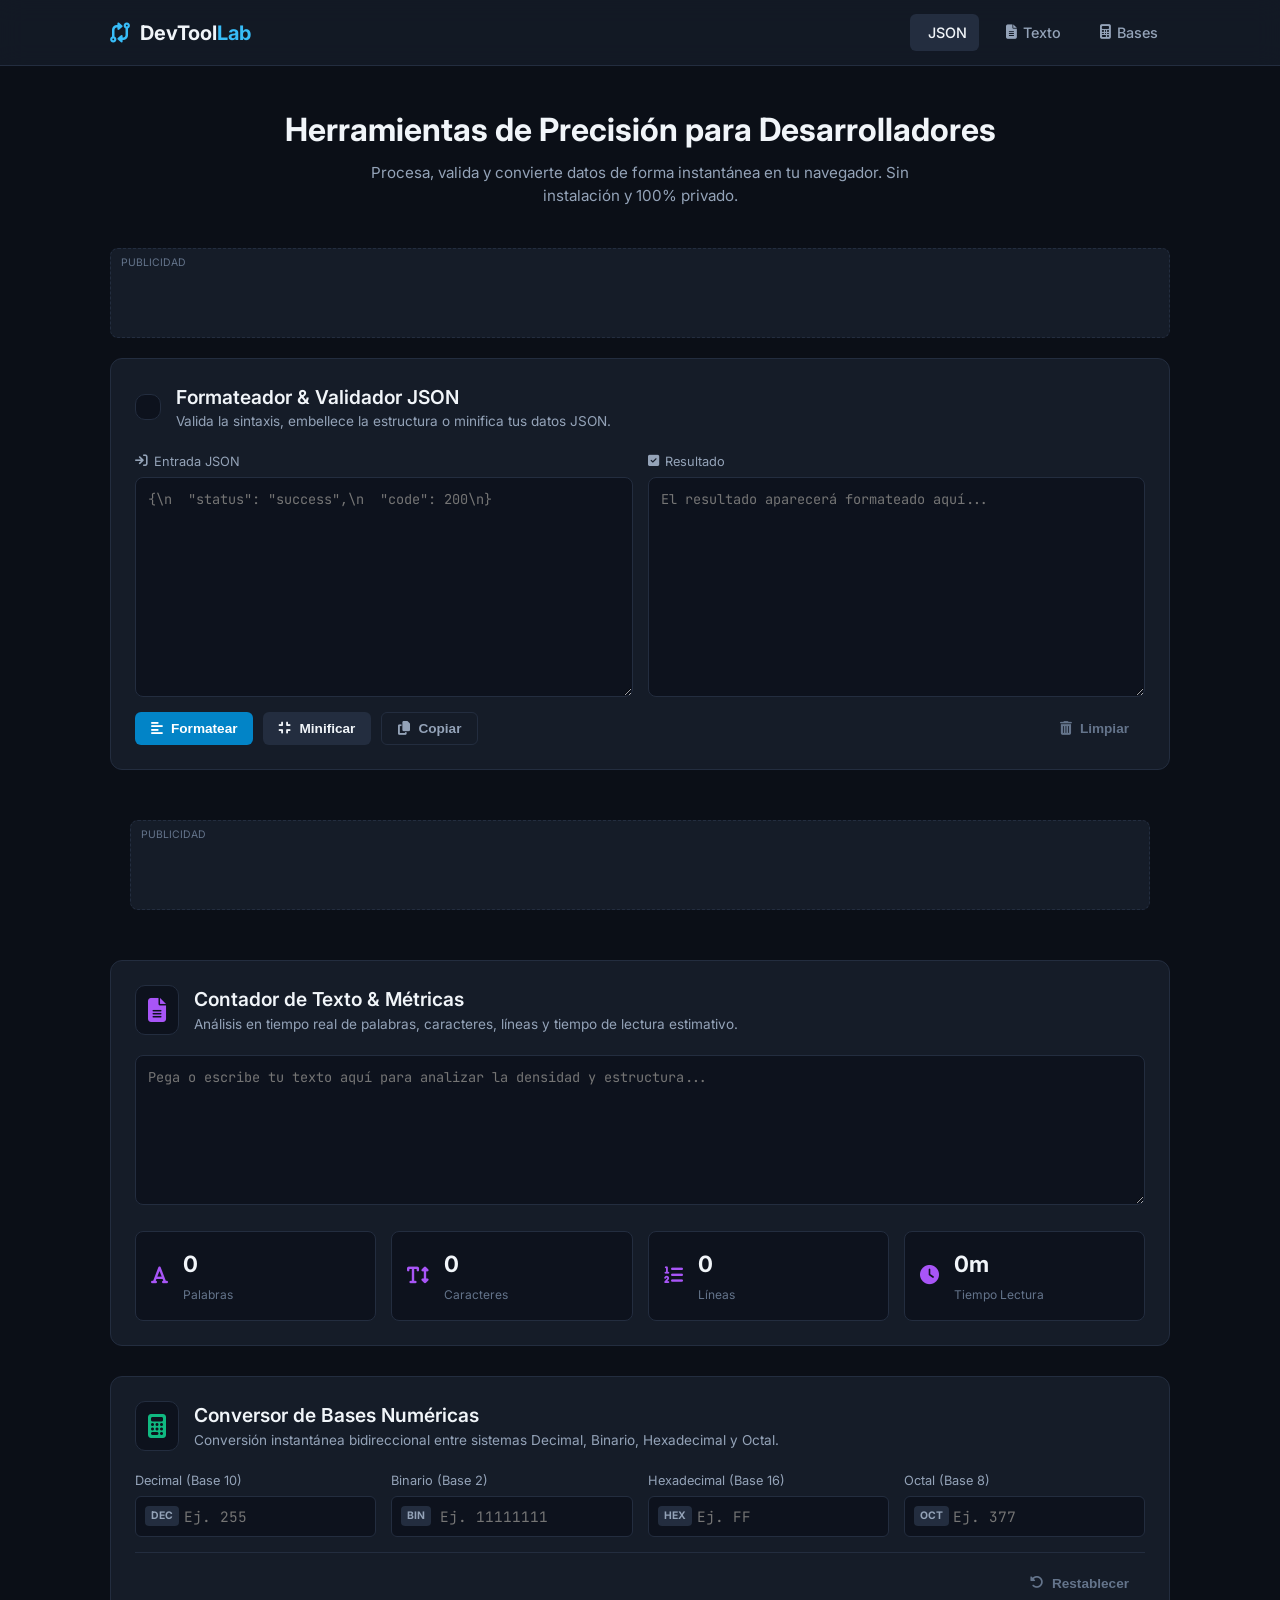
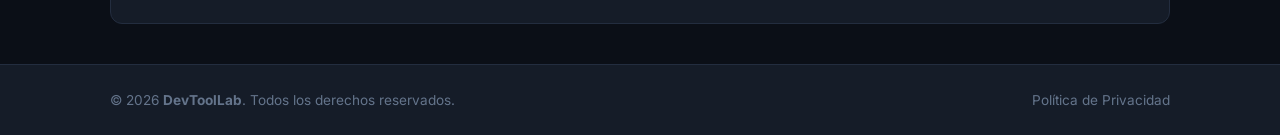
<file: index.html>
<!DOCTYPE html>
<html lang="es">
<head>
  <meta charset="UTF-8">
  <meta name="viewport" content="width=device-width, initial-scale=1.0">
  <title>DevToolLab - Suite de Herramientas para Desarrolladores</title>
  <meta name="description" content="Suite gratuita de utilidades web para desarrolladores: Validador JSON, Contador de Métricas y Conversor de Bases Númericas.">
  
  <!-- CÓDIGO DE VERIFICACIÓN DE GOOGLE ADSENSE -->
  <!-- Reemplaza ca-pub-XXXXXXXXXXXXXXXX con el código que te dará AdSense -->
  <script async src="https://pagead2.googlesyndication.com/pagead/js/adsbygoogle.js?client=ca-pub-7190990437346366"
     crossorigin="anonymous"></script>

  <!-- Fuentes e Iconos -->
  <link rel="preconnect" href="https://fonts.googleapis.com">
  <link rel="preconnect" href="https://fonts.gstatic.com" crossorigin>
  <link href="https://fonts.googleapis.com/css2?family=Inter:wght@300;400;500;600;700&family=JetBrains+Mono:wght@400;500&display=swap" rel="stylesheet">
  <link rel="stylesheet" href="https://cdnjs.cloudflare.com/ajax/libs/font-awesome/6.4.0/css/all.min.css">
  
  <link rel="stylesheet" href="style.css">
</head>
<body>

  <!-- NAVEGACIÓN SUPERIOR -->
  <header class="header">
    <div class="container header-content">
      <div class="logo">
        <i class="fa-solid fa-code-compare logo-icon"></i>
        <span>DevTool<span class="highlight">Lab</span></span>
      </div>
      <nav class="nav-links">
        <a href="#json-tool" class="nav-item active"><i class="fa-solid fa-brackets-curly"></i> JSON</a>
        <a href="#text-tool" class="nav-item"><i class="fa-solid fa-file-lines"></i> Texto</a>
        <a href="#base-tool" class="nav-item"><i class="fa-solid fa-calculator"></i> Bases</a>
      </nav>
    </div>
  </header>

  <!-- HERO -->
  <section class="hero">
    <div class="container hero-container">
      <h2>Herramientas de Precisión para Desarrolladores</h2>
      <p>Procesa, valida y convierte datos de forma instantánea en tu navegador. Sin instalación y 100% privado.</p>
    </div>
  </section>

  <!-- BLOQUE ADSENSE SUPERIOR -->
  <div class="ad-wrapper">
    <div class="ad-box">
      <span class="ad-label">Publicidad</span>
    </div>
  </div>

  <!-- MAIN LAYOUT -->
  <main class="container main-layout">

    <!-- HERRAMIENTA 1: JSON -->
    <article id="json-tool" class="card-tool">
      <div class="card-header">
        <div class="card-title">
          <i class="fa-solid fa-brackets-curly icon-blue"></i>
          <div>
            <h3>Formateador & Validador JSON</h3>
            <p>Valida la sintaxis, embellece la estructura o minifica tus datos JSON.</p>
          </div>
        </div>
      </div>

      <div class="editor-container">
        <div class="editor-box">
          <label for="json-input"><i class="fa-solid fa-arrow-right-to-bracket"></i> Entrada JSON</label>
          <textarea id="json-input" placeholder='{\n  "status": "success",\n  "code": 200\n}' spellcheck="false"></textarea>
        </div>

        <div class="editor-box">
          <label for="json-output"><i class="fa-solid fa-square-check"></i> Resultado</label>
          <textarea id="json-output" readonly placeholder="El resultado aparecerá formateado aquí..." spellcheck="false"></textarea>
        </div>
      </div>

      <div class="toolbar">
        <div class="btn-group">
          <button id="btn-format" class="btn btn-primary"><i class="fa-solid fa-align-left"></i> Formatear</button>
          <button id="btn-minify" class="btn btn-secondary"><i class="fa-solid fa-compress"></i> Minificar</button>
          <button id="btn-copy-json" class="btn btn-outline"><i class="fa-solid fa-copy"></i> Copiar</button>
        </div>
        <button id="btn-clear-json" class="btn btn-ghost"><i class="fa-solid fa-trash-can"></i> Limpiar</button>
      </div>

      <div id="json-status" class="status-banner hidden"></div>
    </article>

    <!-- BLOQUE ADSENSE INTERMEDIO -->
    <div class="ad-wrapper">
      <div class="ad-box">
        <span class="ad-label">Publicidad</span>
      </div>
    </div>

    <!-- HERRAMIENTA 2: CONTADOR DE TEXTO -->
    <article id="text-tool" class="card-tool">
      <div class="card-header">
        <div class="card-title">
          <i class="fa-solid fa-file-lines icon-purple"></i>
          <div>
            <h3>Contador de Texto & Métricas</h3>
            <p>Análisis en tiempo real de palabras, caracteres, líneas y tiempo de lectura estimativo.</p>
          </div>
        </div>
      </div>

      <textarea id="text-input" class="single-editor" placeholder="Pega o escribe tu texto aquí para analizar la densidad y estructura..." spellcheck="false"></textarea>

      <div class="stats-dashboard">
        <div class="metric-card">
          <i class="fa-solid fa-font"></i>
          <div>
            <span id="stat-words" class="metric-value">0</span>
            <span class="metric-label">Palabras</span>
          </div>
        </div>
        <div class="metric-card">
          <i class="fa-solid fa-text-height"></i>
          <div>
            <span id="stat-chars" class="metric-value">0</span>
            <span class="metric-label">Caracteres</span>
          </div>
        </div>
        <div class="metric-card">
          <i class="fa-solid fa-list-ol"></i>
          <div>
            <span id="stat-lines" class="metric-value">0</span>
            <span class="metric-label">Líneas</span>
          </div>
        </div>
        <div class="metric-card">
          <i class="fa-solid fa-clock"></i>
          <div>
            <span id="stat-time" class="metric-value">0m</span>
            <span class="metric-label">Tiempo Lectura</span>
          </div>
        </div>
      </div>
    </article>

    <!-- HERRAMIENTA 3: CONVERSOR DE BASES -->
    <article id="base-tool" class="card-tool">
      <div class="card-header">
        <div class="card-title">
          <i class="fa-solid fa-calculator icon-emerald"></i>
          <div>
            <h3>Conversor de Bases Numéricas</h3>
            <p>Conversión instantánea bidireccional entre sistemas Decimal, Binario, Hexadecimal y Octal.</p>
          </div>
        </div>
      </div>

      <div class="inputs-grid">
        <div class="field-box">
          <label for="base-dec">Decimal (Base 10)</label>
          <div class="input-wrapper">
            <span class="base-badge">DEC</span>
            <input type="text" id="base-dec" placeholder="Ej. 255" autocomplete="off">
          </div>
        </div>

        <div class="field-box">
          <label for="base-bin">Binario (Base 2)</label>
          <div class="input-wrapper">
            <span class="base-badge">BIN</span>
            <input type="text" id="base-bin" placeholder="Ej. 11111111" autocomplete="off">
          </div>
        </div>

        <div class="field-box">
          <label for="base-hex">Hexadecimal (Base 16)</label>
          <div class="input-wrapper">
            <span class="base-badge">HEX</span>
            <input type="text" id="base-hex" placeholder="Ej. FF" autocomplete="off">
          </div>
        </div>

        <div class="field-box">
          <label for="base-oct">Octal (Base 8)</label>
          <div class="input-wrapper">
            <span class="base-badge">OCT</span>
            <input type="text" id="base-oct" placeholder="Ej. 377" autocomplete="off">
          </div>
        </div>
      </div>

      <div class="toolbar border-top">
        <div id="base-status" class="status-inline"></div>
        <button id="btn-clear-bases" class="btn btn-ghost"><i class="fa-solid fa-rotate-left"></i> Restablecer</button>
      </div>
    </article>

  </main>

  <footer class="footer">
    <div class="container footer-content">
      <p>&copy; 2026 <strong>DevToolLab</strong>. Todos los derechos reservados.</p>
      <div class="footer-links">
        <a href="privacy.html">Política de Privacidad</a>
      </div>
    </div>
  </footer>

  <script src="script.js"></script>
</body>
</html>
</file>
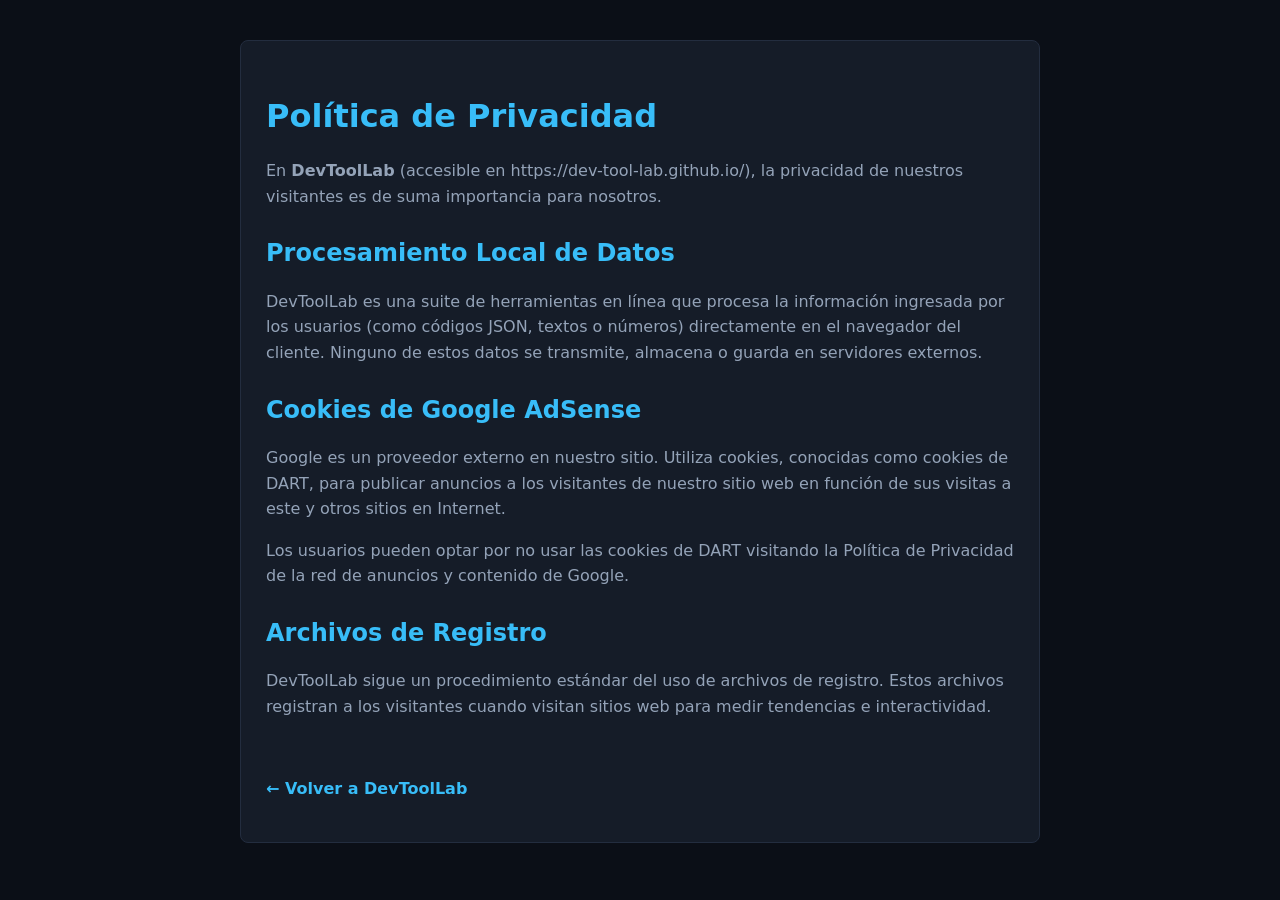
<file: privacy.html>
<!DOCTYPE html>
<html lang="es">
<head>
  <meta charset="UTF-8">
  <meta name="viewport" content="width=device-width, initial-scale=1.0">
  <title>Política de Privacidad - DevToolLab</title>
  <style>
    body { background-color: #0b0f17; color: #f1f5f9; font-family: system-ui, -apple-system, sans-serif; padding: 40px 20px; max-width: 800px; margin: 0 auto; line-height: 1.6; }
    h1, h2 { color: #38bdf8; margin-top: 25px; margin-bottom: 10px; }
    p { margin-bottom: 15px; color: #94a3b8; }
    a { color: #38bdf8; text-decoration: none; font-weight: bold; }
    a:hover { text-decoration: underline; }
    .box { background-color: #151c28; border: 1px solid #232d3f; padding: 25px; border-radius: 8px; }
  </style>
</head>
<body>
  <div class="box">
    <h1>Política de Privacidad</h1>
    <p>En <strong>DevToolLab</strong> (accesible en https://dev-tool-lab.github.io/), la privacidad de nuestros visitantes es de suma importancia para nosotros.</p>
    
    <h2>Procesamiento Local de Datos</h2>
    <p>DevToolLab es una suite de herramientas en línea que procesa la información ingresada por los usuarios (como códigos JSON, textos o números) directamente en el navegador del cliente. Ninguno de estos datos se transmite, almacena o guarda en servidores externos.</p>
    
    <h2>Cookies de Google AdSense</h2>
    <p>Google es un proveedor externo en nuestro sitio. Utiliza cookies, conocidas como cookies de DART, para publicar anuncios a los visitantes de nuestro sitio web en función de sus visitas a este y otros sitios en Internet.</p>
    <p>Los usuarios pueden optar por no usar las cookies de DART visitando la Política de Privacidad de la red de anuncios y contenido de Google.</p>
    
    <h2>Archivos de Registro</h2>
    <p>DevToolLab sigue un procedimiento estándar del uso de archivos de registro. Estos archivos registran a los visitantes cuando visitan sitios web para medir tendencias e interactividad.</p>

    <br>
    <p><a href="index.html">&larr; Volver a DevToolLab</a></p>
  </div>
</body>
</html>
</file>
<file: style.css>
:root {
  --bg-main: #0b0f17;
  --bg-card: #151c28;
  --bg-input: #0d121d;
  --border-color: #232d3f;
  --border-focus: #38bdf8;
  
  --text-primary: #f1f5f9;
  --text-secondary: #94a3b8;
  --text-muted: #64748b;

  --accent-blue: #0284c7;
  --accent-blue-hover: #0369a1;
  --accent-purple: #a855f7;
  --accent-emerald: #10b981;
  --accent-red: #ef4444;

  --font-sans: 'Inter', system-ui, -apple-system, sans-serif;
  --font-mono: 'JetBrains Mono', monospace;
}

* {
  box-sizing: border-box;
  margin: 0;
  padding: 0;
}

body {
  background-color: var(--bg-main);
  color: var(--text-primary);
  font-family: var(--font-sans);
  line-height: 1.5;
  min-height: 100vh;
  display: flex;
  flex-direction: column;
}

.container {
  max-width: 1100px;
  margin: 0 auto;
  padding: 0 20px;
  width: 100%;
}

.header {
  background-color: rgba(21, 28, 40, 0.8);
  backdrop-filter: blur(12px);
  border-bottom: 1px solid var(--border-color);
  position: sticky;
  top: 0;
  z-index: 100;
}

.header-content {
  display: flex;
  justify-content: space-between;
  align-items: center;
  height: 65px;
}

.logo {
  font-size: 1.25rem;
  font-weight: 700;
  display: flex;
  align-items: center;
  gap: 10px;
}

.logo-icon, .highlight { color: var(--border-focus); }

.nav-links { display: flex; gap: 15px; }

.nav-item {
  color: var(--text-secondary);
  text-decoration: none;
  font-size: 0.9rem;
  font-weight: 500;
  padding: 8px 12px;
  border-radius: 6px;
  transition: all 0.2s;
  display: flex;
  align-items: center;
  gap: 6px;
}

.nav-item:hover, .nav-item.active {
  color: var(--text-primary);
  background-color: var(--border-color);
}

.hero { padding: 40px 0 20px; text-align: center; }
.hero h2 { font-size: 2rem; font-weight: 700; margin-bottom: 8px; }
.hero p { color: var(--text-secondary); max-width: 600px; margin: 0 auto; font-size: 0.95rem; }

.ad-wrapper { max-width: 1100px; margin: 20px auto; padding: 0 20px; width: 100%; }
.ad-box {
  background-color: var(--bg-card);
  border: 1px dashed var(--border-color);
  border-radius: 8px;
  min-height: 90px;
  display: flex;
  align-items: center;
  justify-content: center;
  position: relative;
}
.ad-label { position: absolute; top: 6px; left: 10px; font-size: 0.65rem; color: var(--text-muted); text-transform: uppercase; }

.main-layout { flex: 1; display: flex; flex-direction: column; gap: 30px; margin-bottom: 40px; }
.card-tool { background-color: var(--bg-card); border: 1px solid var(--border-color); border-radius: 12px; padding: 24px; }
.card-header { margin-bottom: 20px; }
.card-title { display: flex; align-items: center; gap: 15px; }
.card-title i { font-size: 1.5rem; padding: 12px; background-color: var(--bg-input); border-radius: 10px; border: 1px solid var(--border-color); }

.icon-blue { color: var(--border-focus); }
.icon-purple { color: var(--accent-purple); }
.icon-emerald { color: var(--accent-emerald); }

.card-title h3 { font-size: 1.2rem; font-weight: 600; }
.card-title p { font-size: 0.85rem; color: var(--text-secondary); }

.editor-container { display: grid; grid-template-columns: 1fr 1fr; gap: 15px; margin-bottom: 15px; }
@media (max-width: 768px) { .editor-container { grid-template-columns: 1fr; } }

.editor-box { display: flex; flex-direction: column; gap: 6px; }
.editor-box label { font-size: 0.8rem; color: var(--text-secondary); display: flex; align-items: center; gap: 6px; }

textarea {
  width: 100%;
  height: 220px;
  background-color: var(--bg-input);
  border: 1px solid var(--border-color);
  border-radius: 8px;
  padding: 12px;
  color: var(--text-primary);
  font-family: var(--font-mono);
  font-size: 0.85rem;
  resize: vertical;
}

textarea:focus, input:focus { outline: none; border-color: var(--border-focus); }
.single-editor { height: 150px; margin-bottom: 20px; }

.toolbar { display: flex; justify-content: space-between; align-items: center; gap: 10px; flex-wrap: wrap; }
.border-top { border-top: 1px solid var(--border-color); padding-top: 15px; margin-top: 15px; }
.btn-group { display: flex; gap: 10px; }

.btn { padding: 8px 16px; border-radius: 6px; font-size: 0.85rem; font-weight: 600; cursor: pointer; border: none; display: inline-flex; align-items: center; gap: 8px; }
.btn-primary { background-color: var(--accent-blue); color: #fff; }
.btn-secondary { background-color: var(--border-color); color: var(--text-primary); }
.btn-outline { background-color: transparent; border: 1px solid var(--border-color); color: var(--text-secondary); }
.btn-ghost { background-color: transparent; color: var(--text-muted); }
.btn-ghost:hover { color: var(--accent-red); }

.stats-dashboard { display: grid; grid-template-columns: repeat(auto-fit, minmax(180px, 1fr)); gap: 15px; }
.metric-card { background-color: var(--bg-input); border: 1px solid var(--border-color); border-radius: 8px; padding: 15px; display: flex; align-items: center; gap: 15px; }
.metric-card i { font-size: 1.2rem; color: var(--accent-purple); }
.metric-value { display: block; font-size: 1.4rem; font-weight: 700; color: var(--text-primary); }
.metric-label { font-size: 0.75rem; color: var(--text-muted); }

.inputs-grid { display: grid; grid-template-columns: repeat(auto-fit, minmax(220px, 1fr)); gap: 15px; }
.field-box label { display: block; font-size: 0.8rem; color: var(--text-secondary); margin-bottom: 6px; }
.input-wrapper { position: relative; display: flex; align-items: center; }
.base-badge { position: absolute; left: 10px; font-size: 0.65rem; font-weight: 700; background-color: var(--border-color); color: var(--text-secondary); padding: 2px 6px; border-radius: 4px; }
.input-wrapper input { width: 100%; background-color: var(--bg-input); border: 1px solid var(--border-color); border-radius: 6px; padding: 10px 10px 10px 48px; color: var(--text-primary); font-family: var(--font-mono); font-size: 0.9rem; }

.status-banner { margin-top: 15px; padding: 10px 14px; border-radius: 6px; font-size: 0.85rem; }
.status-banner.success { background-color: rgba(16, 185, 129, 0.1); color: var(--accent-emerald); border: 1px solid rgba(16, 185, 129, 0.2); }
.status-banner.error { background-color: rgba(239, 68, 68, 0.1); color: var(--accent-red); border: 1px solid rgba(239, 68, 68, 0.2); }
.status-inline { font-size: 0.85rem; color: var(--accent-red); }
.hidden { display: none; }

.footer { background-color: var(--bg-card); border-top: 1px solid var(--border-color); padding: 25px 0; font-size: 0.85rem; color: var(--text-muted); }
.footer-content { display: flex; justify-content: space-between; align-items: center; flex-wrap: wrap; gap: 15px; }
.footer-links a { color: var(--text-muted); text-decoration: none; }
.footer-links a:hover { color: var(--text-primary); }
</file>
